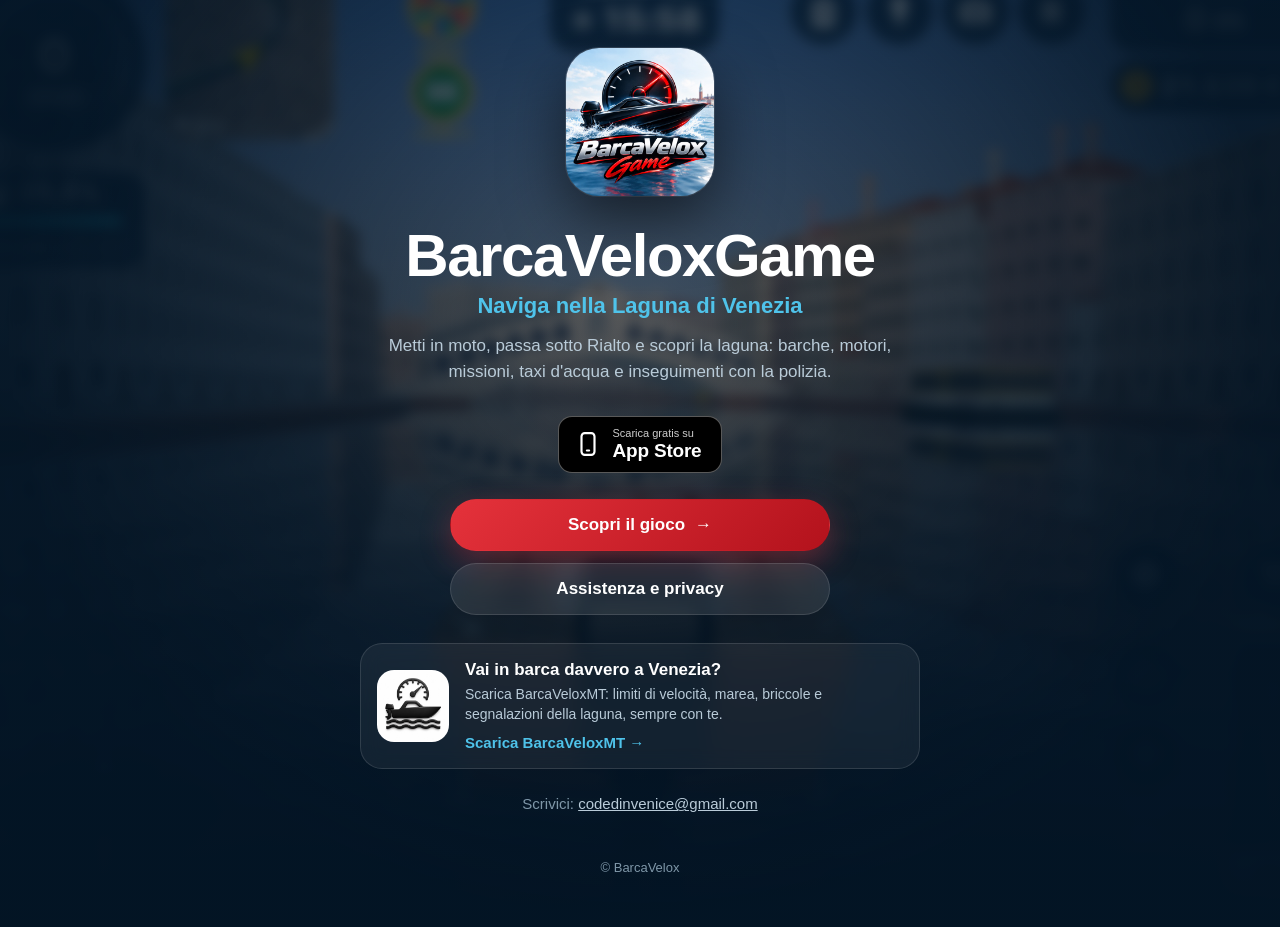
<file: index.html>
<!doctype html>
<html lang="it">
<head>
<meta charset="utf-8">
<meta name="viewport" content="width=device-width, initial-scale=1, viewport-fit=cover">
<title>BarcaVeloxGame</title>
<meta name="description" content="BarcaVeloxGame: naviga nella Laguna di Venezia con la tua barca. Canali veri, ora e meteo reali, missioni, taxi d'acqua e inseguimenti con la polizia.">
<meta name="theme-color" content="#031424">
<meta property="og:title" content="BarcaVeloxGame">
<meta property="og:description" content="Naviga nella Laguna di Venezia.">
<meta property="og:image" content="https://homedeveloperve.github.io/img/rialto.jpg">
<link rel="icon" href="img/apple-touch-icon.png">
<link rel="apple-touch-icon" href="img/apple-touch-icon.png">
<link rel="stylesheet" href="style.css?v=2">
</head>
<body>
<main class="home">
  <img class="app-icon" src="img/icona.jpg" alt="Icona di BarcaVeloxGame">
  <h1>BarcaVeloxGame</h1>
  <p class="tagline">Naviga nella Laguna di Venezia</p>
  <p class="lead">Metti in moto, passa sotto Rialto e scopri la laguna: barche, motori, missioni, taxi d'acqua e inseguimenti con la polizia.</p>

  <a class="store" href="https://apps.apple.com/app/id6817332075" aria-label="Scarica BarcaVeloxGame su App Store">
    <svg viewBox="0 0 24 24" fill="none" stroke="currentColor" stroke-width="2" stroke-linecap="round" stroke-linejoin="round" aria-hidden="true"><rect x="6" y="2" width="12" height="20" rx="3"/><path d="M11 18h2"/></svg>
    <div><span>Scarica gratis su</span><strong>App Store</strong></div>
  </a>

  <div class="actions">
    <a class="button primary" href="gioco.html">Scopri il gioco <span aria-hidden="true">→</span></a>
    <a class="button ghost" href="https://sites.google.com/view/barcaveloxmtgame">Assistenza e privacy</a>
  </div>

  <a class="mt-card" href="https://apps.apple.com/app/id6751656223">
    <img src="img/barcaveloxmt.jpg" alt="Icona di BarcaVeloxMT">
    <div>
      <strong>Vai in barca davvero a Venezia?</strong>
      <span>Scarica BarcaVeloxMT: limiti di velocità, marea, briccole e segnalazioni della laguna, sempre con te.</span>
      <em>Scarica BarcaVeloxMT →</em>
    </div>
  </a>

  <p class="contacts">Scrivici: <a href="mailto:codedinvenice@gmail.com">codedinvenice@gmail.com</a></p>
  <footer>© BarcaVelox</footer>
</main>
</body>
</html>
</file>
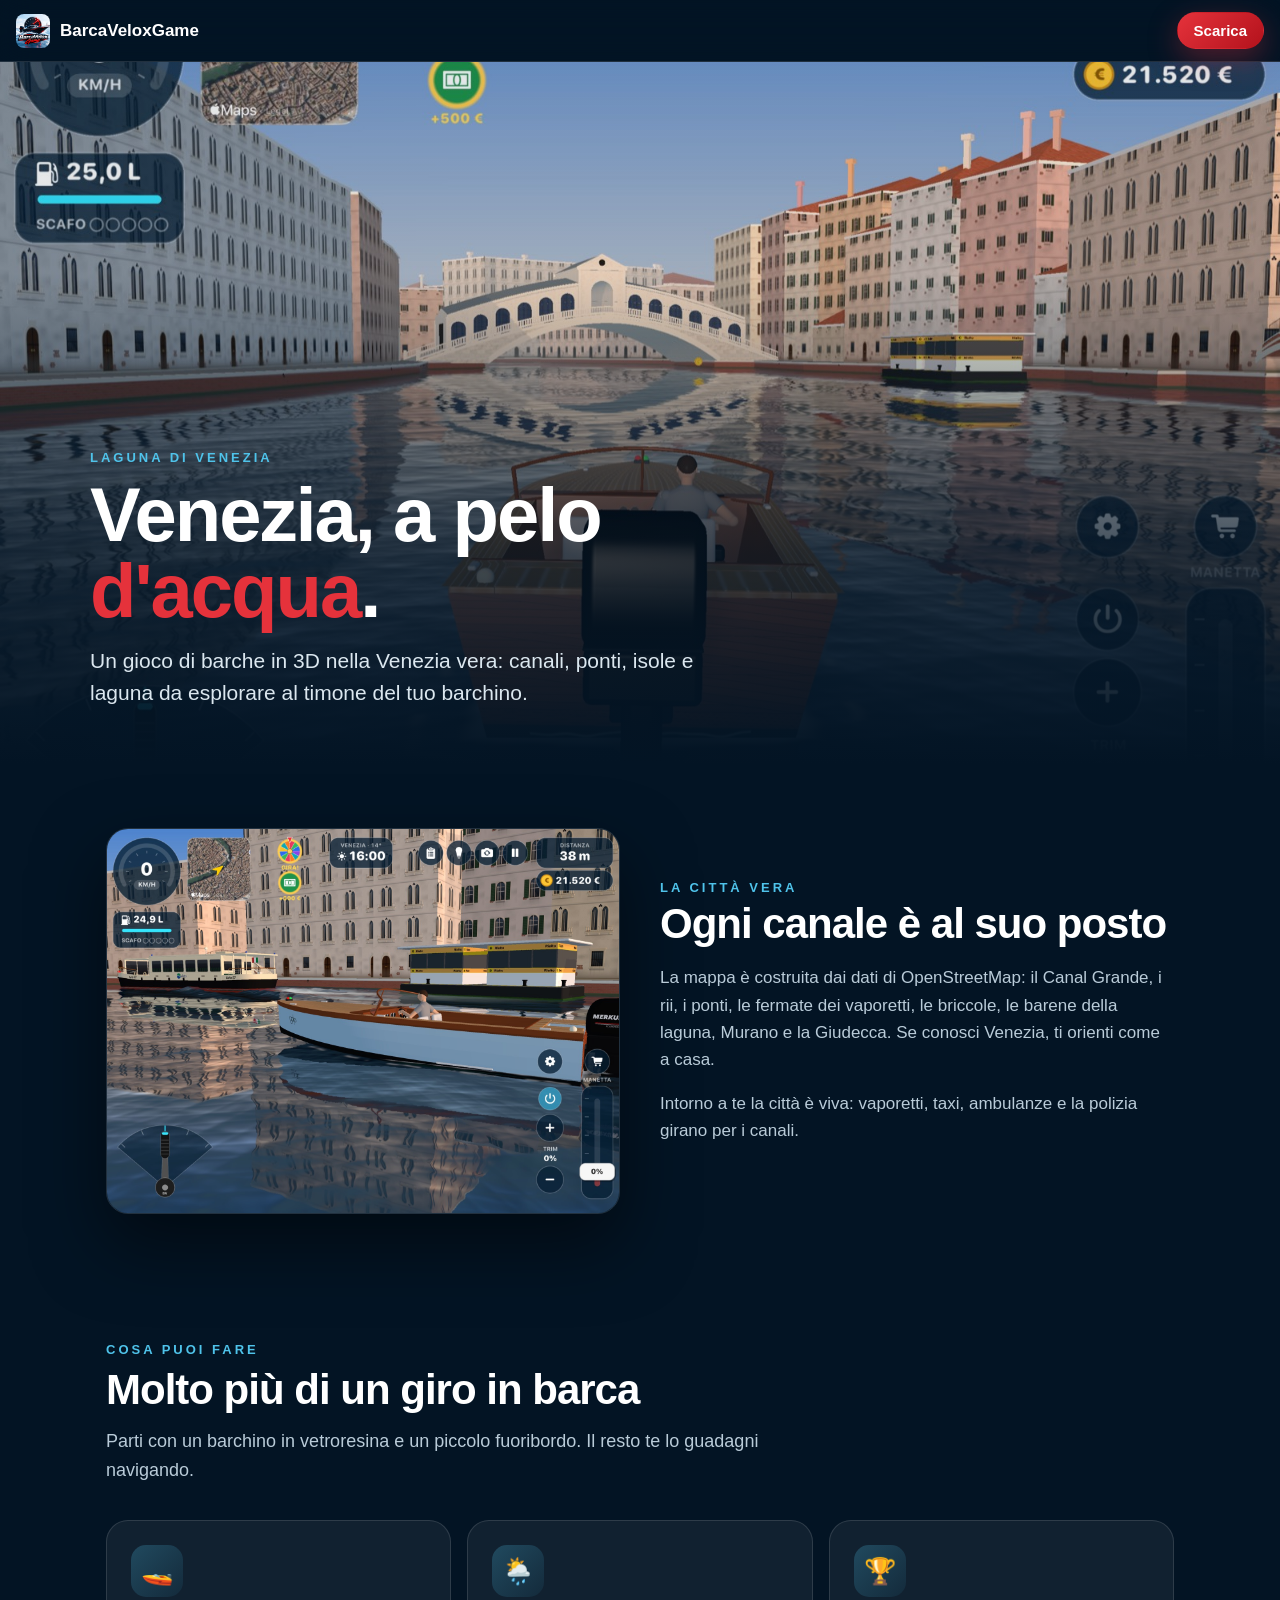
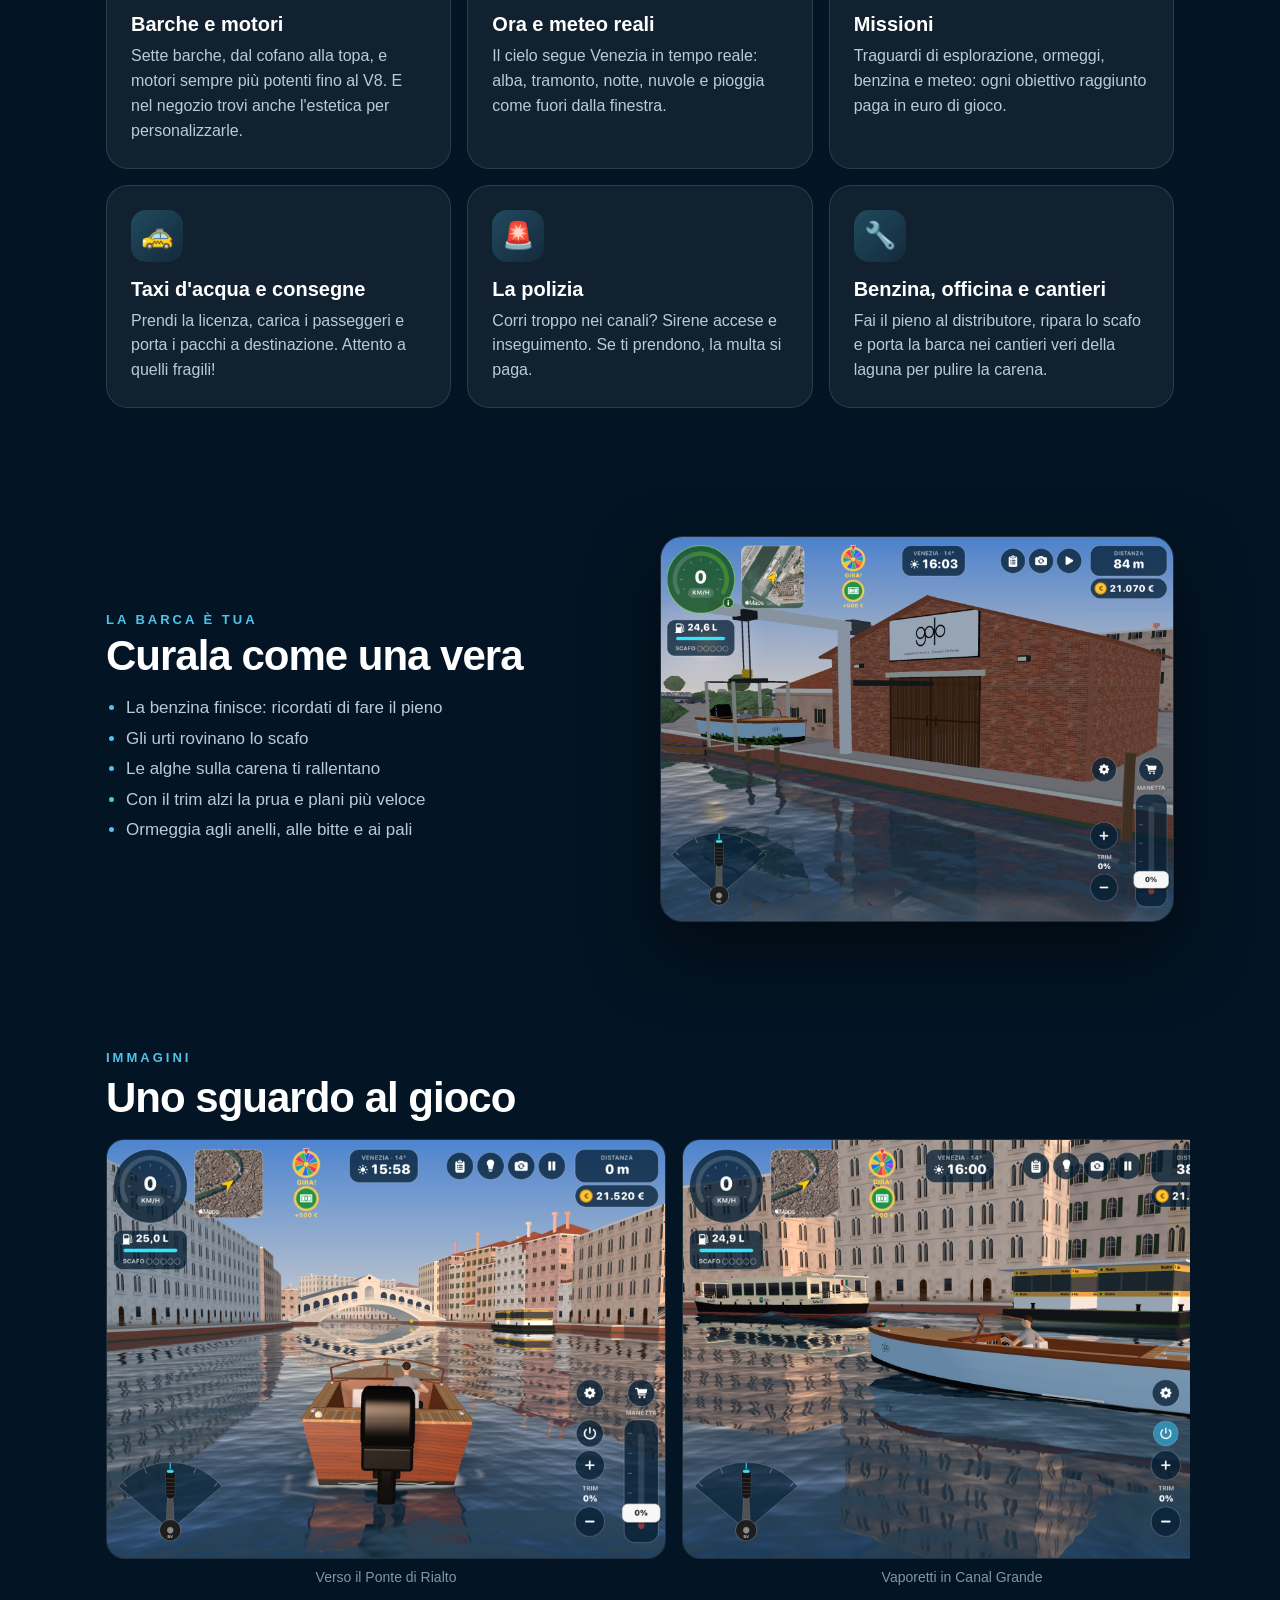
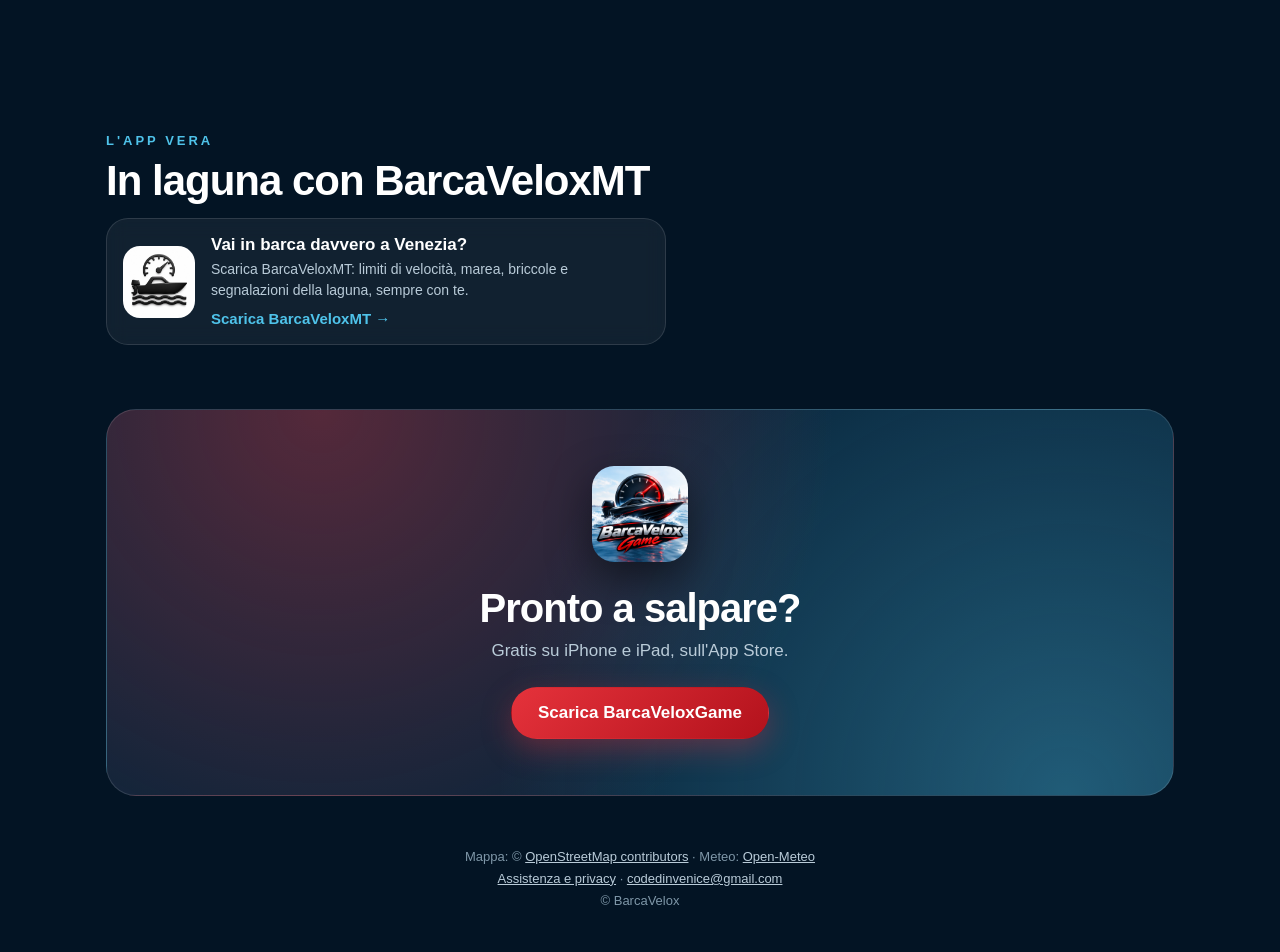
<file: gioco.html>
<!doctype html>
<html lang="it">
<head>
<meta charset="utf-8">
<meta name="viewport" content="width=device-width, initial-scale=1, viewport-fit=cover">
<title>Il gioco · BarcaVeloxGame</title>
<meta name="description" content="Venezia vera da navigare: canali, ponti, Rialto, la laguna con le sue barene. Barche e motori da comprare, missioni, taxi d'acqua, consegne e la polizia alle calcagna.">
<meta name="theme-color" content="#031424">
<meta property="og:title" content="BarcaVeloxGame · Il gioco">
<meta property="og:description" content="Naviga nella Laguna di Venezia.">
<meta property="og:image" content="https://homedeveloperve.github.io/img/rialto.jpg">
<link rel="icon" href="img/apple-touch-icon.png">
<link rel="apple-touch-icon" href="img/apple-touch-icon.png">
<link rel="stylesheet" href="style.css?v=2">
</head>
<body>

<header class="topbar">
  <a class="brand" href="index.html"><img src="img/icona.jpg" alt="">BarcaVeloxGame</a>
  <a class="button primary" href="https://apps.apple.com/app/id6817332075">Scarica</a>
</header>

<div class="hero">
  <img class="bg" src="img/rialto.jpg" alt="Una barca in Canal Grande verso il Ponte di Rialto">
  <div class="inner">
    <div class="eyebrow">Laguna di Venezia</div>
    <h1>Venezia, a pelo <em>d'acqua</em>.</h1>
    <p>Un gioco di barche in 3D nella Venezia vera: canali, ponti, isole e laguna da esplorare al timone del tuo barchino.</p>
  </div>
</div>

<section>
  <div class="split reveal">
    <div class="shot"><img src="img/canal-grande.jpg" alt="Vaporetti e barche in Canal Grande" loading="lazy"></div>
    <div>
      <div class="eyebrow">La città vera</div>
      <h2>Ogni canale è al suo posto</h2>
      <p>La mappa è costruita dai dati di OpenStreetMap: il Canal Grande, i rii, i ponti, le fermate dei vaporetti, le briccole, le barene della laguna, Murano e la Giudecca. Se conosci Venezia, ti orienti come a casa.</p>
      <p>Intorno a te la città è viva: vaporetti, taxi, ambulanze e la polizia girano per i canali.</p>
    </div>
  </div>
</section>

<section>
  <div class="eyebrow">Cosa puoi fare</div>
  <h2>Molto più di un giro in barca</h2>
  <p class="intro">Parti con un barchino in vetroresina e un piccolo fuoribordo. Il resto te lo guadagni navigando.</p>

  <div class="features">
    <div class="feature reveal">
      <div class="emoji">🚤</div>
      <h3>Barche e motori</h3>
      <p>Sette barche, dal cofano alla topa, e motori sempre più potenti fino al V8. E nel negozio trovi anche l'estetica per personalizzarle.</p>
    </div>
    <div class="feature reveal">
      <div class="emoji">🌦️</div>
      <h3>Ora e meteo reali</h3>
      <p>Il cielo segue Venezia in tempo reale: alba, tramonto, notte, nuvole e pioggia come fuori dalla finestra.</p>
    </div>
    <div class="feature reveal">
      <div class="emoji">🏆</div>
      <h3>Missioni</h3>
      <p>Traguardi di esplorazione, ormeggi, benzina e meteo: ogni obiettivo raggiunto paga in euro di gioco.</p>
    </div>
    <div class="feature reveal">
      <div class="emoji">🚕</div>
      <h3>Taxi d'acqua e consegne</h3>
      <p>Prendi la licenza, carica i passeggeri e porta i pacchi a destinazione. Attento a quelli fragili!</p>
    </div>
    <div class="feature reveal">
      <div class="emoji">🚨</div>
      <h3>La polizia</h3>
      <p>Corri troppo nei canali? Sirene accese e inseguimento. Se ti prendono, la multa si paga.</p>
    </div>
    <div class="feature reveal">
      <div class="emoji">🔧</div>
      <h3>Benzina, officina e cantieri</h3>
      <p>Fai il pieno al distributore, ripara lo scafo e porta la barca nei cantieri veri della laguna per pulire la carena.</p>
    </div>
  </div>
</section>

<section>
  <div class="split reverse reveal">
    <div class="shot"><img src="img/cantiere.jpg" alt="La barca sollevata dalla gru davanti a un cantiere" loading="lazy"></div>
    <div>
      <div class="eyebrow">La barca è tua</div>
      <h2>Curala come una vera</h2>
      <ul>
        <li>La benzina finisce: ricordati di fare il pieno</li>
        <li>Gli urti rovinano lo scafo</li>
        <li>Le alghe sulla carena ti rallentano</li>
        <li>Con il trim alzi la prua e plani più veloce</li>
        <li>Ormeggia agli anelli, alle bitte e ai pali</li>
      </ul>
    </div>
  </div>
</section>

<section>
  <div class="eyebrow">Immagini</div>
  <h2>Uno sguardo al gioco</h2>
  <div class="gallery">
    <figure><img src="img/rialto.jpg" alt="" loading="lazy"><figcaption>Verso il Ponte di Rialto</figcaption></figure>
    <figure><img src="img/canal-grande.jpg" alt="" loading="lazy"><figcaption>Vaporetti in Canal Grande</figcaption></figure>
    <figure><img src="img/cantiere.jpg" alt="" loading="lazy"><figcaption>Al cantiere per la carena</figcaption></figure>
    <figure><img src="img/missioni.jpg" alt="" loading="lazy"><figcaption>Le missioni</figcaption></figure>
    <figure><img src="img/meteo.jpg" alt="" loading="lazy"><figcaption>Missioni meteo: notte, pioggia e alba</figcaption></figure>
    <figure><img src="img/negozio.jpg" alt="" loading="lazy"><figcaption>Negozio e officina</figcaption></figure>
    <figure><img src="img/ruota.jpg" alt="" loading="lazy"><figcaption>Un giro gratis della ruota ogni giorno</figcaption></figure>
  </div>
</section>

<section class="mt-section">
  <div class="eyebrow">L'app vera</div>
  <h2>In laguna con BarcaVeloxMT</h2>
  <a class="mt-card" href="https://apps.apple.com/app/id6751656223">
    <img src="img/barcaveloxmt.jpg" alt="Icona di BarcaVeloxMT">
    <div>
      <strong>Vai in barca davvero a Venezia?</strong>
      <span>Scarica BarcaVeloxMT: limiti di velocità, marea, briccole e segnalazioni della laguna, sempre con te.</span>
      <em>Scarica BarcaVeloxMT →</em>
    </div>
  </a>
</section>

<div class="cta-wrap">
  <div class="cta reveal">
    <img src="img/icona.jpg" alt="">
    <h2>Pronto a salpare?</h2>
    <p>Gratis su iPhone e iPad, sull'App Store.</p>
    <a class="button primary" href="https://apps.apple.com/app/id6817332075">Scarica BarcaVeloxGame</a>
  </div>
</div>

<footer>
  Mappa: © <a href="https://www.openstreetmap.org/copyright">OpenStreetMap contributors</a> · Meteo: <a href="https://open-meteo.com/">Open-Meteo</a><br>
  <a href="https://sites.google.com/view/barcaveloxmtgame">Assistenza e privacy</a> · <a href="mailto:codedinvenice@gmail.com">codedinvenice@gmail.com</a><br>
  © BarcaVelox
</footer>

<script>
  const io = new IntersectionObserver(entries => {
    for (const e of entries) if (e.isIntersecting) { e.target.classList.add("visible"); io.unobserve(e.target); }
  }, { threshold: 0.15 });
  document.querySelectorAll(".reveal").forEach(el => io.observe(el));
</script>
</body>
</html>
</file>
<file: style.css>
:root {
  color-scheme: dark;
  --ink: #ffffff;
  --muted: #b9cbd8;
  --faint: #7f97a8;
  --deep: #031424;
  --navy: #08243a;
  --card: rgba(255, 255, 255, 0.06);
  --line: rgba(255, 255, 255, 0.12);
  --sea: #3399bf;
  --sea-bright: #4fc3ea;
  --red: #e5323b;
  --gold: #ffc23d;
}

* { box-sizing: border-box; }

html { scroll-behavior: smooth; }

body {
  margin: 0;
  background: var(--deep);
  color: var(--ink);
  font-family: -apple-system, BlinkMacSystemFont, "SF Pro Display", "Segoe UI", Roboto, sans-serif;
  -webkit-font-smoothing: antialiased;
}

a { color: inherit; }

/* ---------- Buttons ---------- */

.button {
  display: inline-flex; align-items: center; justify-content: center; gap: 10px;
  padding: 15px 26px; border-radius: 999px; text-decoration: none;
  font-weight: 700; font-size: 17px; color: #fff; background: var(--sea);
  border: 1px solid transparent;
  transition: transform .15s ease, background .15s ease, box-shadow .15s ease;
}
.button:hover { transform: translateY(-2px); }
.button.primary {
  background: linear-gradient(135deg, var(--red), #b3121c);
  box-shadow: 0 10px 30px rgba(229, 50, 59, 0.35);
}
.button.primary:hover { box-shadow: 0 14px 36px rgba(229, 50, 59, 0.5); }
.button.ghost { background: rgba(255, 255, 255, 0.10); border-color: var(--line); backdrop-filter: blur(10px); }
.button.ghost:hover { background: rgba(255, 255, 255, 0.16); }

/* App Store badge, drawn in CSS (no Apple artwork until the game is live) */
.store {
  display: inline-flex; align-items: center; gap: 12px;
  padding: 10px 20px 10px 16px; border-radius: 14px;
  background: #000; border: 1px solid rgba(255, 255, 255, 0.35);
  text-decoration: none; color: #fff; text-align: left;
}
.store svg { width: 26px; height: 26px; flex: none; }
.store span { display: block; font-size: 11px; line-height: 1.2; opacity: .8; }
.store strong { display: block; font-size: 19px; line-height: 1.15; letter-spacing: -.2px; }
.store.soon { cursor: default; }

/* ---------- Home ---------- */

.home {
  position: relative; min-height: 100vh; min-height: 100svh;
  display: flex; flex-direction: column; align-items: center; justify-content: center;
  padding: 48px 16px; text-align: center; overflow: hidden;
}
.home::before {
  content: ""; position: absolute; inset: -20px;
  background: url("img/rialto.jpg") center 40% / cover no-repeat;
  filter: blur(6px) saturate(1.1);
  transform: scale(1.05);
  animation: drift 30s ease-in-out infinite alternate;
}
.home::after {
  content: ""; position: absolute; inset: 0;
  background:
    radial-gradient(ellipse at 50% 35%, rgba(3, 20, 36, 0.35), rgba(3, 20, 36, 0.92) 70%),
    linear-gradient(180deg, rgba(3, 20, 36, 0.2), var(--deep));
}
.home > * { position: relative; z-index: 1; }

@keyframes drift { from { transform: scale(1.05) translateX(-1.5%); } to { transform: scale(1.12) translateX(1.5%); } }

.app-icon {
  width: 148px; height: 148px; border-radius: 33px;
  box-shadow: 0 24px 60px rgba(0, 0, 0, 0.55), 0 0 0 1px rgba(255, 255, 255, 0.15);
  animation: float 5s ease-in-out infinite;
}
@keyframes float { 50% { transform: translateY(-8px) rotate(-1deg); } }

.home h1 { font-size: clamp(36px, 7vw, 60px); letter-spacing: -1.5px; margin: 28px 0 6px; line-height: 1.05; }
.home .tagline { font-size: clamp(18px, 3vw, 22px); color: var(--sea-bright); font-weight: 600; margin: 0 0 14px; }
.home .lead { max-width: 520px; color: var(--muted); font-size: 17px; line-height: 1.55; margin: 0 0 30px; }

.actions { display: flex; flex-direction: column; gap: 12px; width: 100%; max-width: 380px; }
.actions .button { width: 100%; }
.home .store { margin-bottom: 26px; }

.contacts { margin-top: 26px; color: var(--faint); font-size: 15px; }
.contacts a { color: var(--muted); }

footer { color: var(--faint); font-size: 13px; text-align: center; padding: 30px 16px 40px; line-height: 1.7; }
footer a { color: var(--muted); }
.home footer { padding-bottom: 0; }

/* ---------- Game page ---------- */

.topbar {
  position: sticky; top: 0; z-index: 10;
  display: flex; align-items: center; justify-content: space-between; gap: 12px;
  padding: 12px 16px; background: rgba(3, 20, 36, 0.75);
  backdrop-filter: blur(16px); -webkit-backdrop-filter: blur(16px);
  border-bottom: 1px solid var(--line);
}
.brand { display: flex; align-items: center; gap: 10px; text-decoration: none; font-weight: 800; font-size: 17px; }
.brand img { width: 34px; height: 34px; border-radius: 8px; }
.topbar .button { padding: 9px 16px; font-size: 15px; }

.hero {
  position: relative; min-height: min(78vh, 760px); display: flex; align-items: flex-end;
  padding: 0 16px 56px; overflow: hidden;
}
.hero img.bg { position: absolute; inset: 0; width: 100%; height: 100%; object-fit: cover; object-position: center 45%; }
.hero::after {
  content: ""; position: absolute; inset: 0;
  background: linear-gradient(180deg, rgba(3, 20, 36, 0.1) 30%, rgba(3, 20, 36, 0.75) 70%, var(--deep));
}
.hero .inner { position: relative; z-index: 1; max-width: 1100px; margin: 0 auto; width: 100%; }
.eyebrow { text-transform: uppercase; letter-spacing: 3px; font-size: 13px; font-weight: 700; color: var(--sea-bright); }
.hero h1 { font-size: clamp(38px, 7vw, 76px); letter-spacing: -2px; line-height: 1; margin: 12px 0 16px; max-width: 800px; }
.hero h1 em { font-style: normal; color: var(--red); }
.hero p { font-size: clamp(17px, 2.2vw, 21px); color: #dbe7ef; max-width: 620px; line-height: 1.5; margin: 0; }

section { max-width: 1100px; margin: 0 auto; padding: 64px 16px; }
section h2 { font-size: clamp(28px, 4.5vw, 42px); letter-spacing: -1px; margin: 10px 0 14px; line-height: 1.1; }
section > p.intro { color: var(--muted); font-size: 18px; line-height: 1.6; max-width: 700px; margin: 0 0 36px; }

.features { display: grid; grid-template-columns: repeat(auto-fill, minmax(min(100%, 300px), 1fr)); gap: 16px; }
.feature {
  background: var(--card); border: 1px solid var(--line); border-radius: 22px; padding: 24px;
  transition: transform .2s ease, border-color .2s ease;
}
.feature:hover { transform: translateY(-4px); border-color: rgba(79, 195, 234, 0.45); }
.feature .emoji {
  width: 52px; height: 52px; border-radius: 15px; display: grid; place-items: center; font-size: 26px;
  background: linear-gradient(135deg, rgba(79, 195, 234, 0.25), rgba(51, 153, 191, 0.08));
  margin-bottom: 16px;
}
.feature h3 { margin: 0 0 8px; font-size: 20px; }
.feature p { margin: 0; color: var(--muted); line-height: 1.55; font-size: 16px; }

.split { display: grid; grid-template-columns: 1fr 1fr; gap: 40px; align-items: center; }
.split.reverse .shot { order: 2; }
.shot { border-radius: 22px; overflow: hidden; border: 1px solid var(--line); box-shadow: 0 30px 70px rgba(0, 0, 0, 0.5); }
.shot img { display: block; width: 100%; height: auto; }
.split h2 { margin-top: 6px; }
.split p { color: var(--muted); font-size: 17px; line-height: 1.6; }
.split ul { color: var(--muted); font-size: 17px; line-height: 1.8; padding-left: 20px; margin: 0; }
.split li::marker { color: var(--sea-bright); }

.gallery {
  display: flex; gap: 16px; overflow-x: auto; scroll-snap-type: x mandatory;
  padding: 4px 16px 20px; margin: 0 -16px; scrollbar-width: thin;
}
.gallery figure { flex: 0 0 min(82%, 560px); margin: 0; scroll-snap-align: center; }
.gallery img { width: 100%; display: block; border-radius: 18px; border: 1px solid var(--line); }
.gallery figcaption { color: var(--faint); font-size: 14px; margin-top: 10px; text-align: center; }

.cta {
  text-align: center; border-radius: 30px; padding: 56px 20px; margin: 0 16px;
  background:
    radial-gradient(circle at 20% 0%, rgba(229, 50, 59, 0.35), transparent 55%),
    radial-gradient(circle at 90% 100%, rgba(79, 195, 234, 0.35), transparent 55%),
    var(--navy);
  border: 1px solid var(--line);
}
.cta-wrap { max-width: 1100px; margin: 0 auto 20px; }
.cta img { width: 96px; height: 96px; border-radius: 22px; box-shadow: 0 16px 40px rgba(0, 0, 0, 0.5); }
.cta h2 { margin: 20px 0 10px; font-size: clamp(28px, 4.5vw, 40px); letter-spacing: -1px; }
.cta p { color: var(--muted); font-size: 17px; margin: 0 0 26px; }

.reveal { opacity: 0; transform: translateY(24px); transition: opacity .7s ease, transform .7s ease; }
.reveal.visible { opacity: 1; transform: none; }

@media (max-width: 760px) {
  .split { grid-template-columns: 1fr; gap: 24px; }
  .split.reverse .shot { order: 0; }
  .hero { min-height: 70vh; padding-bottom: 40px; }
  section { padding: 48px 16px; }
  .topbar .button span { display: none; }
}

@media (prefers-reduced-motion: reduce) {
  *, *::before { animation: none !important; transition: none !important; }
  .reveal { opacity: 1; transform: none; }
}

/* ---------- BarcaVeloxMT, the real-life app ---------- */

.mt-card {
  display: flex; align-items: center; gap: 16px; width: 100%; max-width: 560px;
  margin-top: 28px; padding: 16px; border-radius: 22px; text-align: left; text-decoration: none;
  background: var(--card); border: 1px solid var(--line);
  backdrop-filter: blur(10px); -webkit-backdrop-filter: blur(10px);
  transition: transform .15s ease, border-color .15s ease;
}
.mt-card:hover { transform: translateY(-2px); border-color: rgba(79, 195, 234, 0.45); }
.mt-card img { width: 72px; height: 72px; border-radius: 17px; flex: none; background: #fff; }
.mt-card strong { display: block; font-size: 17px; margin-bottom: 4px; }
.mt-card span { display: block; color: var(--muted); font-size: 14px; line-height: 1.45; }
.mt-card em { display: inline-block; margin-top: 10px; font-style: normal; font-weight: 700; font-size: 15px; color: var(--sea-bright); }
.mt-section .mt-card { margin-top: 8px; }
</file>
